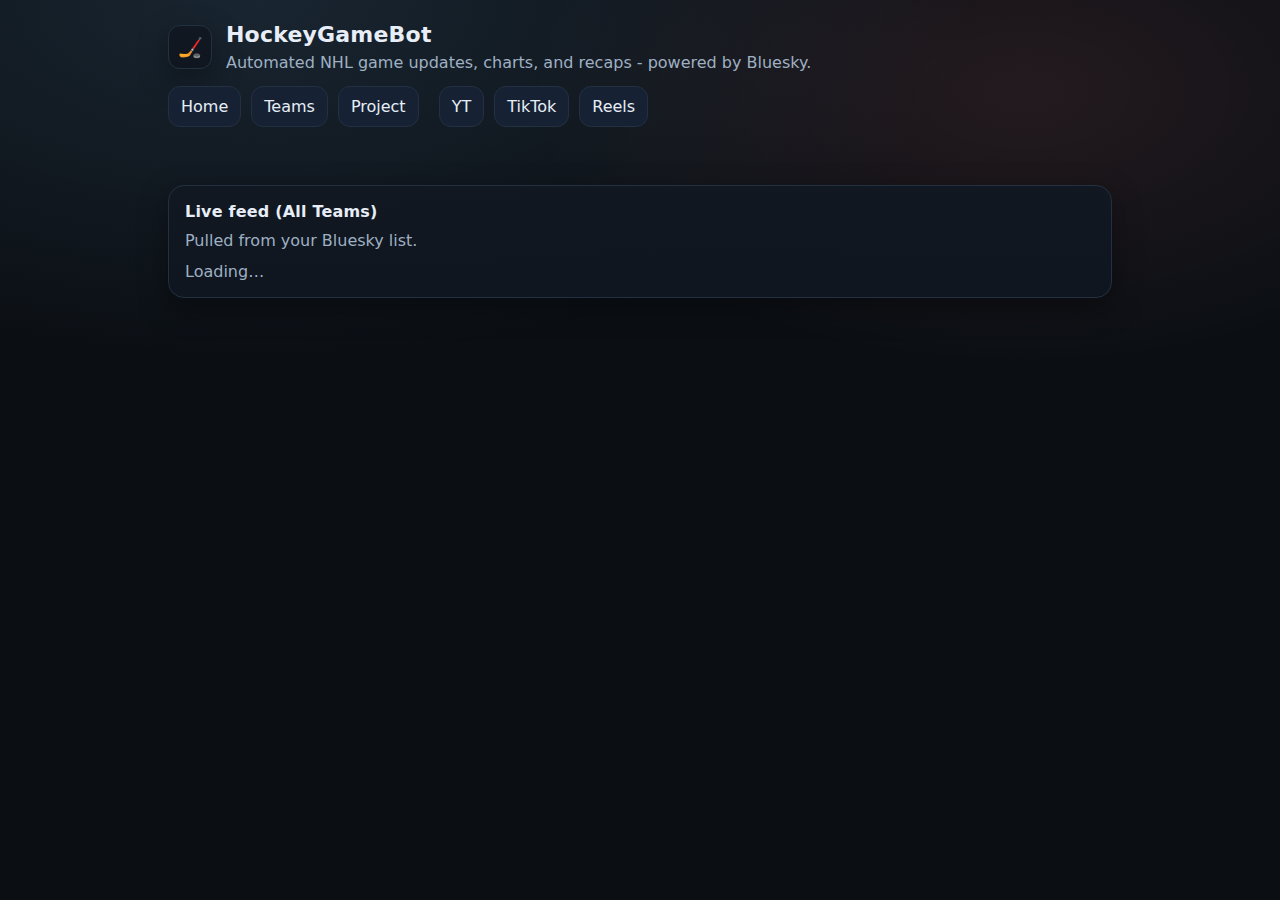
<file: index.html>
<!doctype html>
<html lang="en">

<head>
    <meta charset="utf-8" />
    <meta name="viewport" content="width=device-width,initial-scale=1" />
    <title>Hockey Game Bot</title>
    <link rel="stylesheet" href="/css/styles.css" />

    <meta property="og:title" content="Hockey Game Bot" />
    <meta property="og:description" content="Automated NHL game updates, charts, and recaps - powered by Bluesky." />
    <meta property="og:type" content="website" />
    <meta property="og:url" content="https://hockeygamebot.com/" />
    <meta name="twitter:card" content="summary" />
</head>

<body>
    <header class="wrap">
        <div class="brand">
            <div class="logo">🏒</div>
            <div>
                <h1>HockeyGameBot</h1>
                <p class="muted">Automated NHL game updates, charts, and recaps - powered by Bluesky.</p>
            </div>
        </div>

        <nav class="nav">
            <a class="btn" href="/">Home</a>
            <a class="btn" href="/teams/">Teams</a>
            <a class="btn" href="/project/">Project</a>

            <span class="nav-divider" aria-hidden="true"></span>

            <!-- Social links -->
            <a class="btn" href="https://youtube.com/@hockeygamebot" target="_blank" rel="noopener">YT</a>
            <a class="btn" href="https://tiktok.com/@hockeygamebot" target="_blank" rel="noopener">TikTok</a>
            <a class="btn" href="https://instagram.com/hockeygamebot" target="_blank" rel="noopener">Reels</a>
        </nav>
        </nav>
    </header>

    <main class="wrap">
        <section class="panel">
            <h2>Live feed (All Teams)</h2>
            <p class="muted">Pulled from your Bluesky list.</p>

            <div id="feed" class="feed" aria-live="polite"></div>
        </section>
    </main>

    <script type="module">
        import { renderListFeed } from "/js/bluesky-feed.js";

        const LIST_AT_URI =
            "at://did:plc:spnjkqc3evn3agz72hnsjxfg/app.bsky.graph.list/3m7zvts4nfm2z";

        renderListFeed({
            mountId: "feed",
            listAtUri: LIST_AT_URI,
            limit: 15,
        });
    </script>
</body>

</html>
</file>
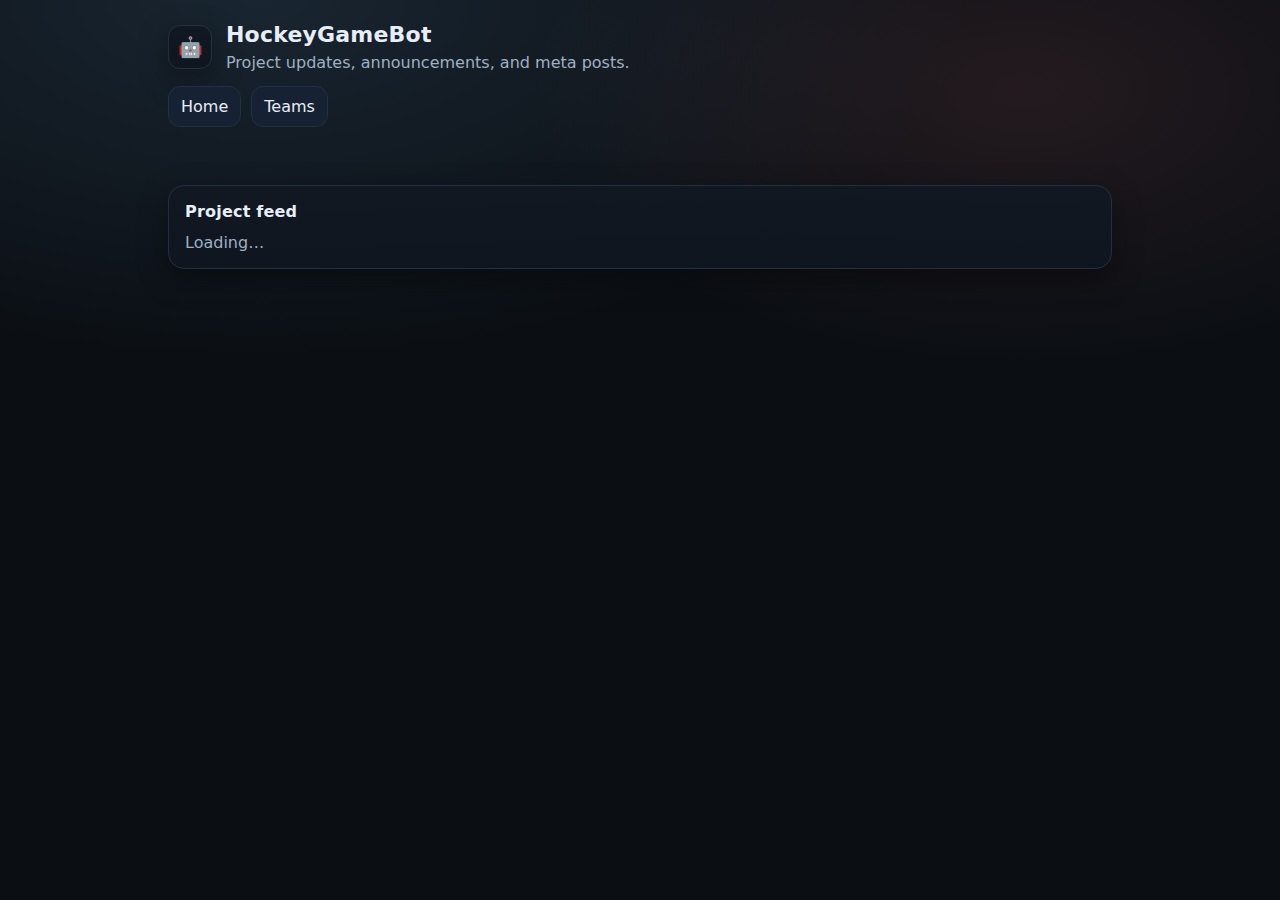
<file: project/index.html>
<!doctype html>
<html lang="en">

<head>
    <meta charset="utf-8" />
    <meta name="viewport" content="width=device-width,initial-scale=1" />
    <title>HockeyGameBot - Project</title>
    <link rel="stylesheet" href="/css/styles.css" />
</head>

<body>
    <header class="wrap">
        <div class="brand">
            <div class="logo">🤖</div>
            <div>
                <h1>HockeyGameBot</h1>
                <p class="muted">Project updates, announcements, and meta posts.</p>
            </div>
        </div>

        <nav class="nav">
            <a class="btn" href="/">Home</a>
            <a class="btn" href="/teams/">Teams</a>
        </nav>
    </header>

    <main class="wrap">
        <section class="panel">
            <h2>Project feed</h2>
            <div id="feed" class="feed" aria-live="polite"></div>
        </section>
    </main>

    <script type="module">
        import { renderAuthorFeed } from "/js/bluesky-feed.js";

        renderAuthorFeed({
            mountId: "feed",
            actor: "hockeygamebot.com",
            limit: 25,
        });
    </script>
</body>

</html>
</file>
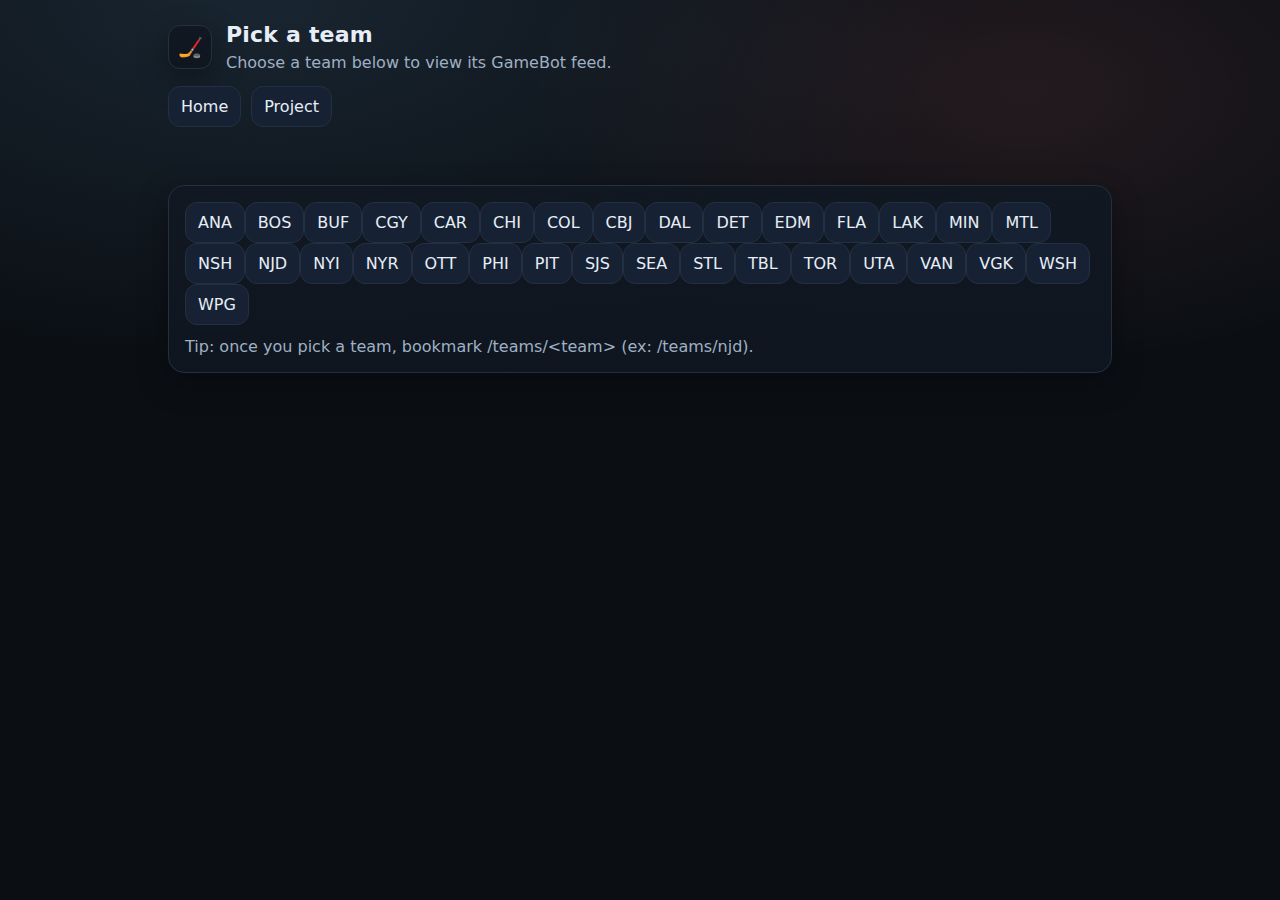
<file: teams/index.html>
<!doctype html>
<html lang="en">

<head>
    <meta charset="utf-8" />
    <meta name="viewport" content="width=device-width,initial-scale=1" />
    <title>Team - HockeyGameBot</title>
    <link rel="stylesheet" href="/css/styles.css" />
    <link rel="canonical" href="/teams/" />
</head>

<body>
    <header class="wrap">
        <div class="brand">
            <div class="logo">🏒</div>
            <div>
                <h1 id="title">Team Feed</h1>
                <p id="subtitle" class="muted"></p>
            </div>
        </div>

        <nav class="nav">
            <a class="btn" href="/">Home</a>
            <a class="btn" href="/project/">Project</a>
        </nav>
    </header>

    <main class="wrap">
        <section class="panel">
            <div class="team-grid" id="team-links"></div>
            <div id="feed" class="feed" aria-live="polite"></div>
        </section>
    </main>

    <script type="module">
        import { renderAuthorFeed } from "/js/bluesky-feed.js";
        import { TEAMS } from "/js/teams.js";

        const titleEl = document.getElementById("title");
        const subtitleEl = document.getElementById("subtitle");
        const linksEl = document.getElementById("team-links");
        const feedEl = document.getElementById("feed");

        // Build team nav
        for (const [key, t] of Object.entries(TEAMS)) {
            const a = document.createElement("a");
            a.className = "btn";
            a.href = `/teams/${encodeURIComponent(key)}`;
            a.textContent = key.toUpperCase();
            linksEl.appendChild(a);
        }

        // Determine team from pretty URL (via 404 router) or query param
        const requestedPath = sessionStorage.getItem("hgb_requested_path");
        if (requestedPath) sessionStorage.removeItem("hgb_requested_path");

        let teamKeyFromPath = null;
        if (requestedPath) {
            const parts = requestedPath.split("/").filter(Boolean); // ["teams","njd"]
            if (parts.length >= 2) teamKeyFromPath = parts[1];
        }

        const params = new URLSearchParams(window.location.search);
        const teamKey = (teamKeyFromPath || params.get("team") || "").toLowerCase();
        const team = teamKey ? TEAMS[teamKey] : null;

        // If no team selected, show picker message and DO NOT load a feed
        if (!teamKey) {
            titleEl.textContent = "Pick a team";
            subtitleEl.textContent = "Choose a team below to view its GameBot feed.";
            feedEl.innerHTML = `<div class="muted">Tip: once you pick a team, bookmark /teams/&lt;team&gt; (ex: /teams/njd).</div>`;
        } else if (!team) {
            titleEl.textContent = "Unknown team";
            subtitleEl.textContent = `Team "${teamKey}" not found.`;
            feedEl.innerHTML = `<div class="muted">Valid teams: ${Object.keys(TEAMS).join(", ")}</div>`;
        } else {
            titleEl.textContent = `${team.name} GameBot`;
            subtitleEl.textContent = `@${team.handle}`;

            renderAuthorFeed({
                mountId: "feed",
                actor: team.handle,
                limit: 25,
            });
        }
    </script>

</body>

</html>
</file>
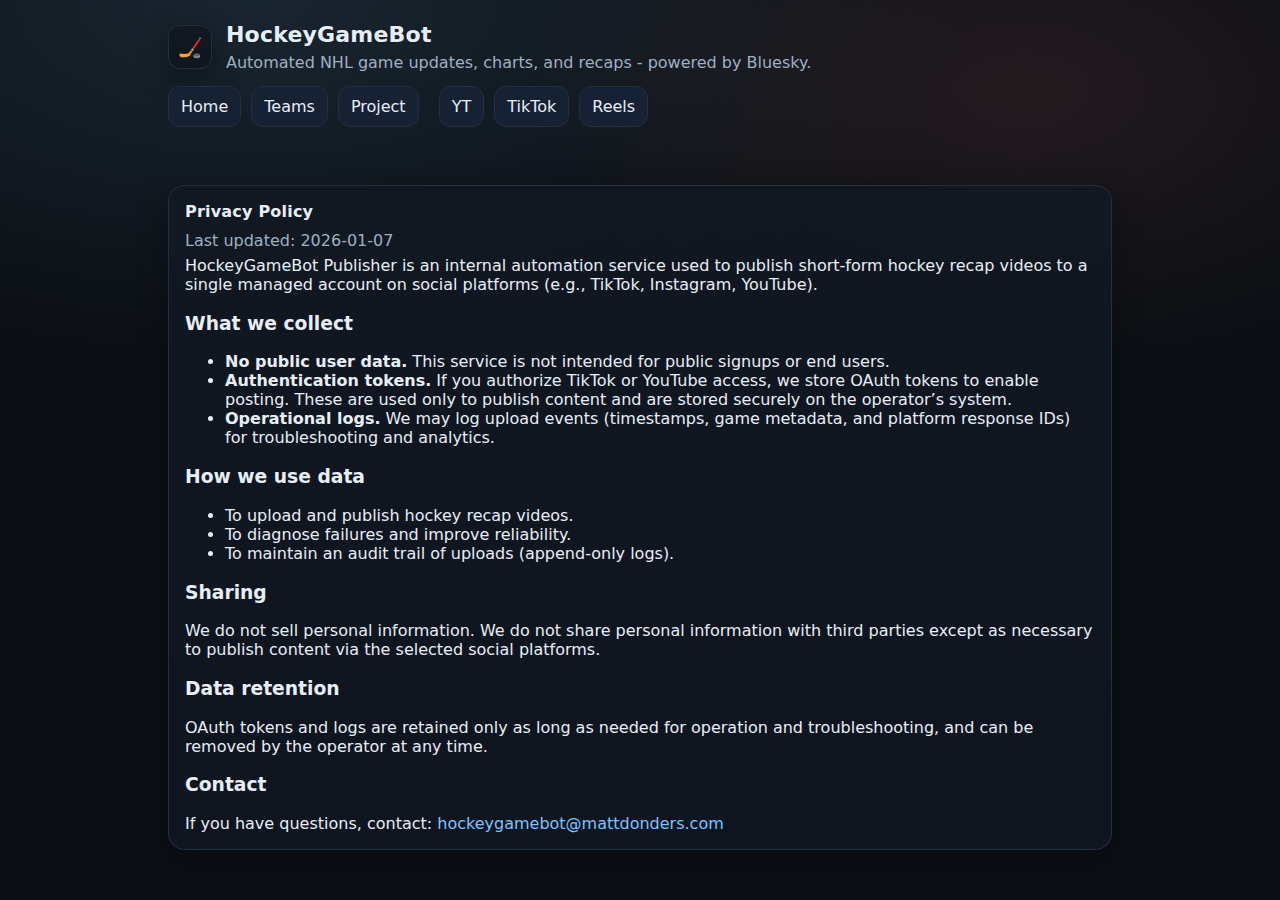
<file: privacy.html>
<!doctype html>
<html lang="en">

<head>
    <meta charset="utf-8" />
    <meta name="viewport" content="width=device-width,initial-scale=1" />
    <title>Privacy Policy • HockeyGameBot</title>
    <link rel="stylesheet" href="/css/styles.css" />

    <meta property="og:title" content="Privacy Policy • HockeyGameBot" />
    <meta property="og:description" content="Privacy policy for HockeyGameBot Publisher and related services." />
    <meta property="og:type" content="website" />
    <meta property="og:url" content="https://hockeygamebot.com/privacy.html" />
    <meta name="twitter:card" content="summary" />
</head>

<body>
    <header class="wrap">
        <div class="brand">
            <div class="logo">🏒</div>
            <div>
                <h1>HockeyGameBot</h1>
                <p class="muted">Automated NHL game updates, charts, and recaps - powered by Bluesky.</p>
            </div>
        </div>

        <nav class="nav">
            <a class="btn" href="/">Home</a>
            <a class="btn" href="/teams/">Teams</a>
            <a class="btn" href="/project/">Project</a>

            <span class="nav-divider" aria-hidden="true"></span>

            <!-- Social links -->
            <a class="btn" href="https://youtube.com/@hockeygamebot" target="_blank" rel="noopener">YT</a>
            <a class="btn" href="https://tiktok.com/@hockeygamebot" target="_blank" rel="noopener">TikTok</a>
            <a class="btn" href="https://instagram.com/hockeygamebot" target="_blank" rel="noopener">Reels</a>
        </nav>
    </header>

    <main class="wrap">
        <section class="panel">
            <h2>Privacy Policy</h2>
            <p class="muted">Last updated: 2026-01-07</p>

            <p>
                HockeyGameBot Publisher is an internal automation service used to publish short-form hockey recap videos
                to a single managed account on social platforms (e.g., TikTok, Instagram, YouTube).
            </p>

            <h3>What we collect</h3>
            <ul>
                <li><strong>No public user data.</strong> This service is not intended for public signups or end users.
                </li>
                <li>
                    <strong>Authentication tokens.</strong> If you authorize TikTok or YouTube access, we store OAuth
                    tokens
                    to enable posting. These are used only to publish content and are stored securely on the operator’s
                    system.
                </li>
                <li>
                    <strong>Operational logs.</strong> We may log upload events (timestamps, game metadata, and platform
                    response IDs)
                    for troubleshooting and analytics.
                </li>
            </ul>

            <h3>How we use data</h3>
            <ul>
                <li>To upload and publish hockey recap videos.</li>
                <li>To diagnose failures and improve reliability.</li>
                <li>To maintain an audit trail of uploads (append-only logs).</li>
            </ul>

            <h3>Sharing</h3>
            <p>
                We do not sell personal information. We do not share personal information with third parties except as
                necessary
                to publish content via the selected social platforms.
            </p>

            <h3>Data retention</h3>
            <p>
                OAuth tokens and logs are retained only as long as needed for operation and troubleshooting, and can be
                removed
                by the operator at any time.
            </p>

            <h3>Contact</h3>
            <p>
                If you have questions, contact: <a
                    href="mailto:hockeygamebot@mattdonders.com">hockeygamebot@mattdonders.com</a>
            </p>
        </section>
    </main>
</body>

</html>
</file>
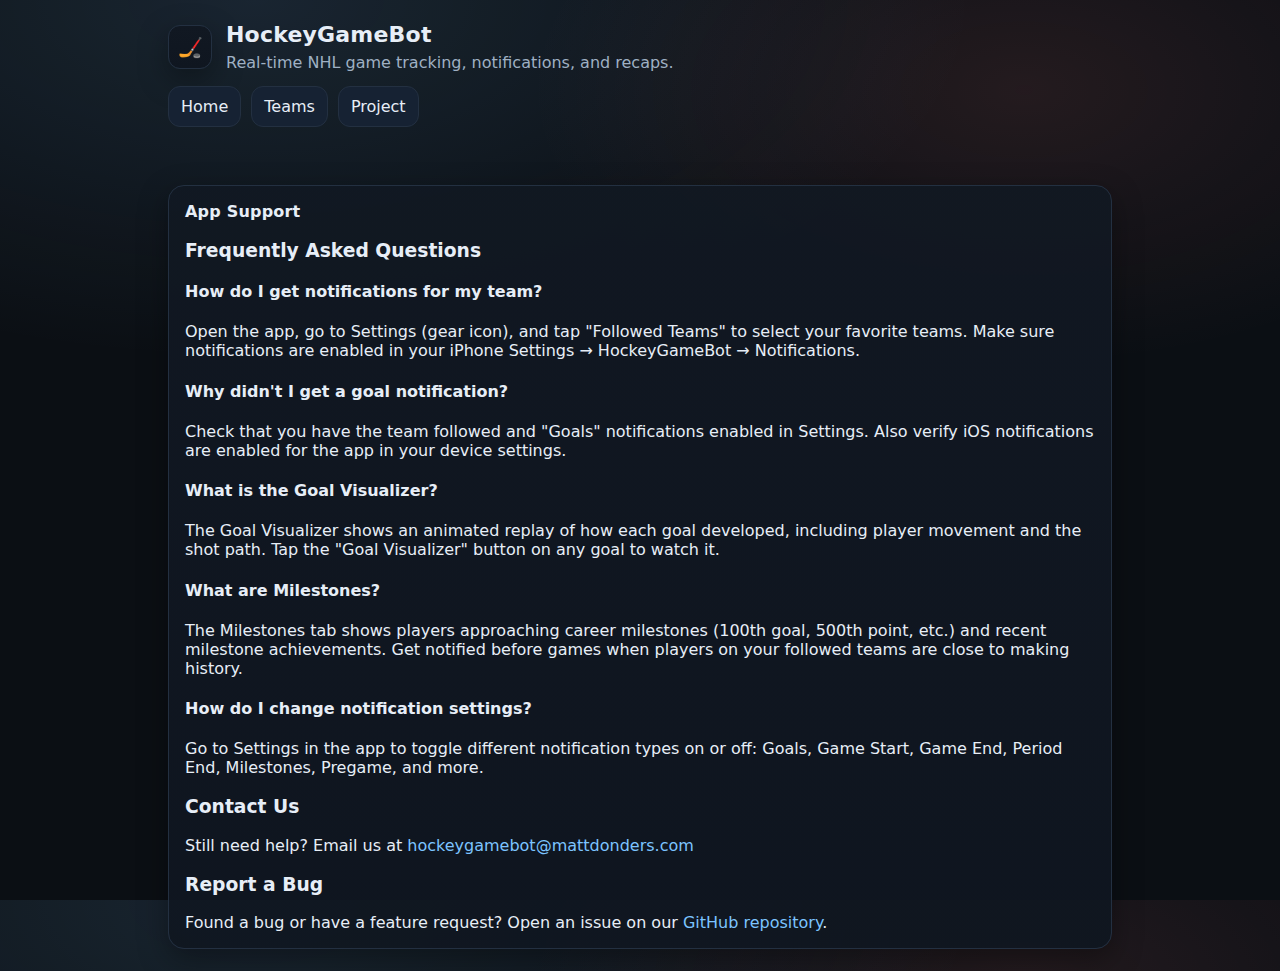
<file: support.html>
<!doctype html>
<html lang="en">

<head>
    <meta charset="utf-8" />
    <meta name="viewport" content="width=device-width,initial-scale=1" />
    <title>Support • HockeyGameBot</title>
    <link rel="stylesheet" href="/css/styles.css" />

    <meta property="og:title" content="Support • HockeyGameBot" />
    <meta property="og:description" content="Get help with the HockeyGameBot iOS app." />
    <meta property="og:type" content="website" />
    <meta property="og:url" content="https://hockeygamebot.com/support" />
    <meta name="twitter:card" content="summary" />
</head>

<body>
    <header class="wrap">
        <div class="brand">
            <div class="logo">🏒</div>
            <div>
                <h1>HockeyGameBot</h1>
                <p class="muted">Real-time NHL game tracking, notifications, and recaps.</p>
            </div>
        </div>

        <nav class="nav">
            <a class="btn" href="/">Home</a>
            <a class="btn" href="/teams/">Teams</a>
            <a class="btn" href="/project/">Project</a>
        </nav>
    </header>

    <main class="wrap">
        <section class="panel">
            <h2>App Support</h2>

            <h3>Frequently Asked Questions</h3>

            <h4>How do I get notifications for my team?</h4>
            <p>
                Open the app, go to Settings (gear icon), and tap "Followed Teams" to select your favorite teams.
                Make sure notifications are enabled in your iPhone Settings → HockeyGameBot → Notifications.
            </p>

            <h4>Why didn't I get a goal notification?</h4>
            <p>
                Check that you have the team followed and "Goals" notifications enabled in Settings.
                Also verify iOS notifications are enabled for the app in your device settings.
            </p>

            <h4>What is the Goal Visualizer?</h4>
            <p>
                The Goal Visualizer shows an animated replay of how each goal developed, including player
                movement and the shot path. Tap the "Goal Visualizer" button on any goal to watch it.
            </p>

            <h4>What are Milestones?</h4>
            <p>
                The Milestones tab shows players approaching career milestones (100th goal, 500th point, etc.)
                and recent milestone achievements. Get notified before games when players on your followed
                teams are close to making history.
            </p>

            <h4>How do I change notification settings?</h4>
            <p>
                Go to Settings in the app to toggle different notification types on or off:
                Goals, Game Start, Game End, Period End, Milestones, Pregame, and more.
            </p>

            <h3>Contact Us</h3>
            <p>
                Still need help? Email us at
                <a href="mailto:hockeygamebot@mattdonders.com">hockeygamebot@mattdonders.com</a>
            </p>

            <h3>Report a Bug</h3>
            <p>
                Found a bug or have a feature request? Open an issue on our
                <a href="https://github.com/mattdonders/hgb-ios/issues" target="_blank" rel="noopener">GitHub repository</a>.
            </p>
        </section>
    </main>
</body>

</html>
</file>
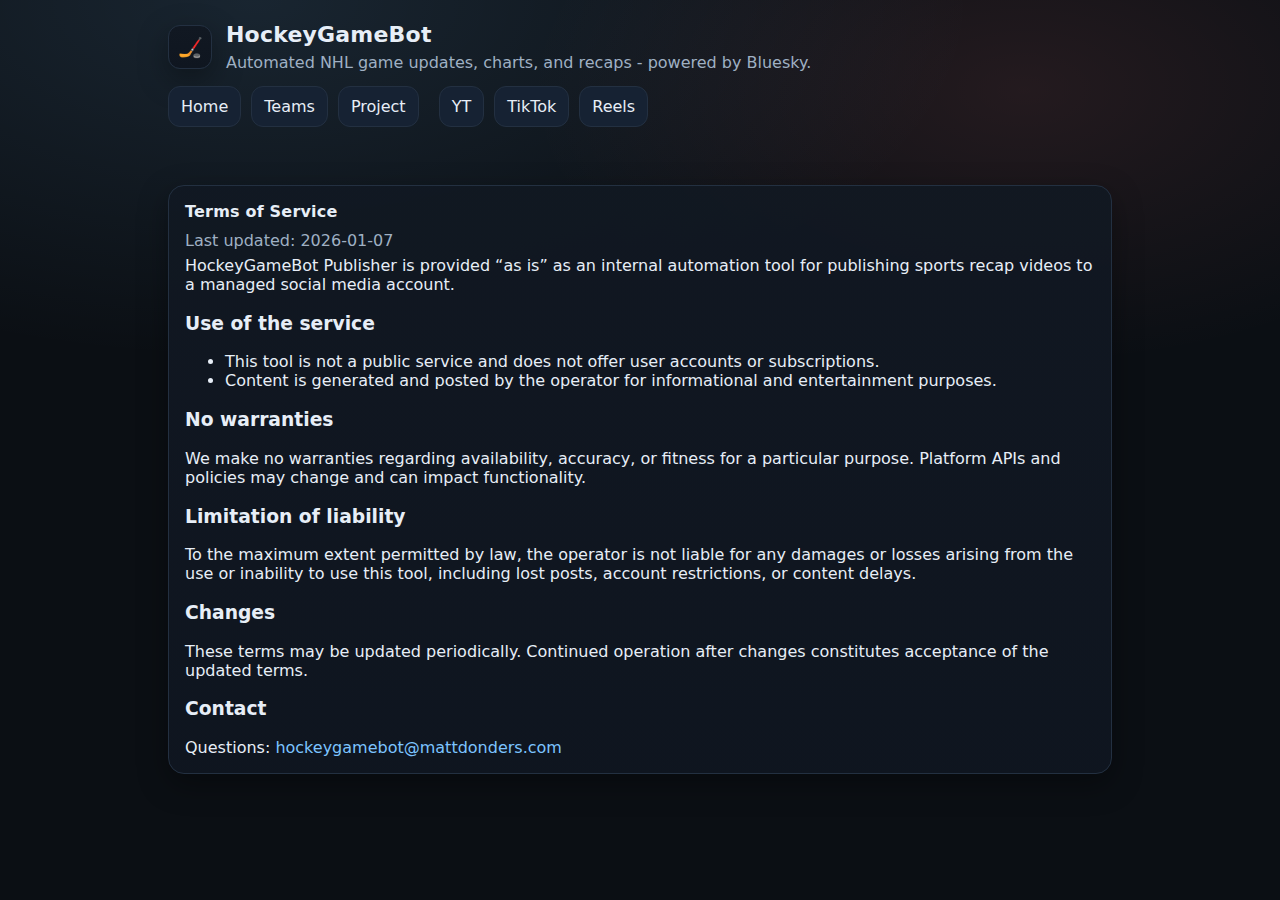
<file: terms.html>
<!doctype html>
<html lang="en">

<head>
    <meta charset="utf-8" />
    <meta name="viewport" content="width=device-width,initial-scale=1" />
    <title>Terms of Service • HockeyGameBot</title>
    <link rel="stylesheet" href="/css/styles.css" />

    <meta property="og:title" content="Terms of Service • HockeyGameBot" />
    <meta property="og:description" content="Terms of service for HockeyGameBot Publisher and related services." />
    <meta property="og:type" content="website" />
    <meta property="og:url" content="https://hockeygamebot.com/terms.html" />
    <meta name="twitter:card" content="summary" />
</head>

<body>
    <header class="wrap">
        <div class="brand">
            <div class="logo">🏒</div>
            <div>
                <h1>HockeyGameBot</h1>
                <p class="muted">Automated NHL game updates, charts, and recaps - powered by Bluesky.</p>
            </div>
        </div>

        <nav class="nav">
            <a class="btn" href="/">Home</a>
            <a class="btn" href="/teams/">Teams</a>
            <a class="btn" href="/project/">Project</a>

            <span class="nav-divider" aria-hidden="true"></span>

            <!-- Social links -->
            <a class="btn" href="https://youtube.com/@hockeygamebot" target="_blank" rel="noopener">YT</a>
            <a class="btn" href="https://tiktok.com/@hockeygamebot" target="_blank" rel="noopener">TikTok</a>
            <a class="btn" href="https://instagram.com/hockeygamebot" target="_blank" rel="noopener">Reels</a>
        </nav>
    </header>

    <main class="wrap">
        <section class="panel">
            <h2>Terms of Service</h2>
            <p class="muted">Last updated: 2026-01-07</p>

            <p>
                HockeyGameBot Publisher is provided “as is” as an internal automation tool for publishing
                sports recap videos to a managed social media account.
            </p>

            <h3>Use of the service</h3>
            <ul>
                <li>This tool is not a public service and does not offer user accounts or subscriptions.</li>
                <li>Content is generated and posted by the operator for informational and entertainment purposes.</li>
            </ul>

            <h3>No warranties</h3>
            <p>
                We make no warranties regarding availability, accuracy, or fitness for a particular purpose.
                Platform APIs and policies may change and can impact functionality.
            </p>

            <h3>Limitation of liability</h3>
            <p>
                To the maximum extent permitted by law, the operator is not liable for any damages or losses arising
                from
                the use or inability to use this tool, including lost posts, account restrictions, or content delays.
            </p>

            <h3>Changes</h3>
            <p>
                These terms may be updated periodically. Continued operation after changes constitutes acceptance of the
                updated terms.
            </p>

            <h3>Contact</h3>
            <p>
                Questions: <a href="mailto:hockeygamebot@mattdonders.com">hockeygamebot@mattdonders.com</a>
            </p>
        </section>
    </main>
</body>

</html>
</file>
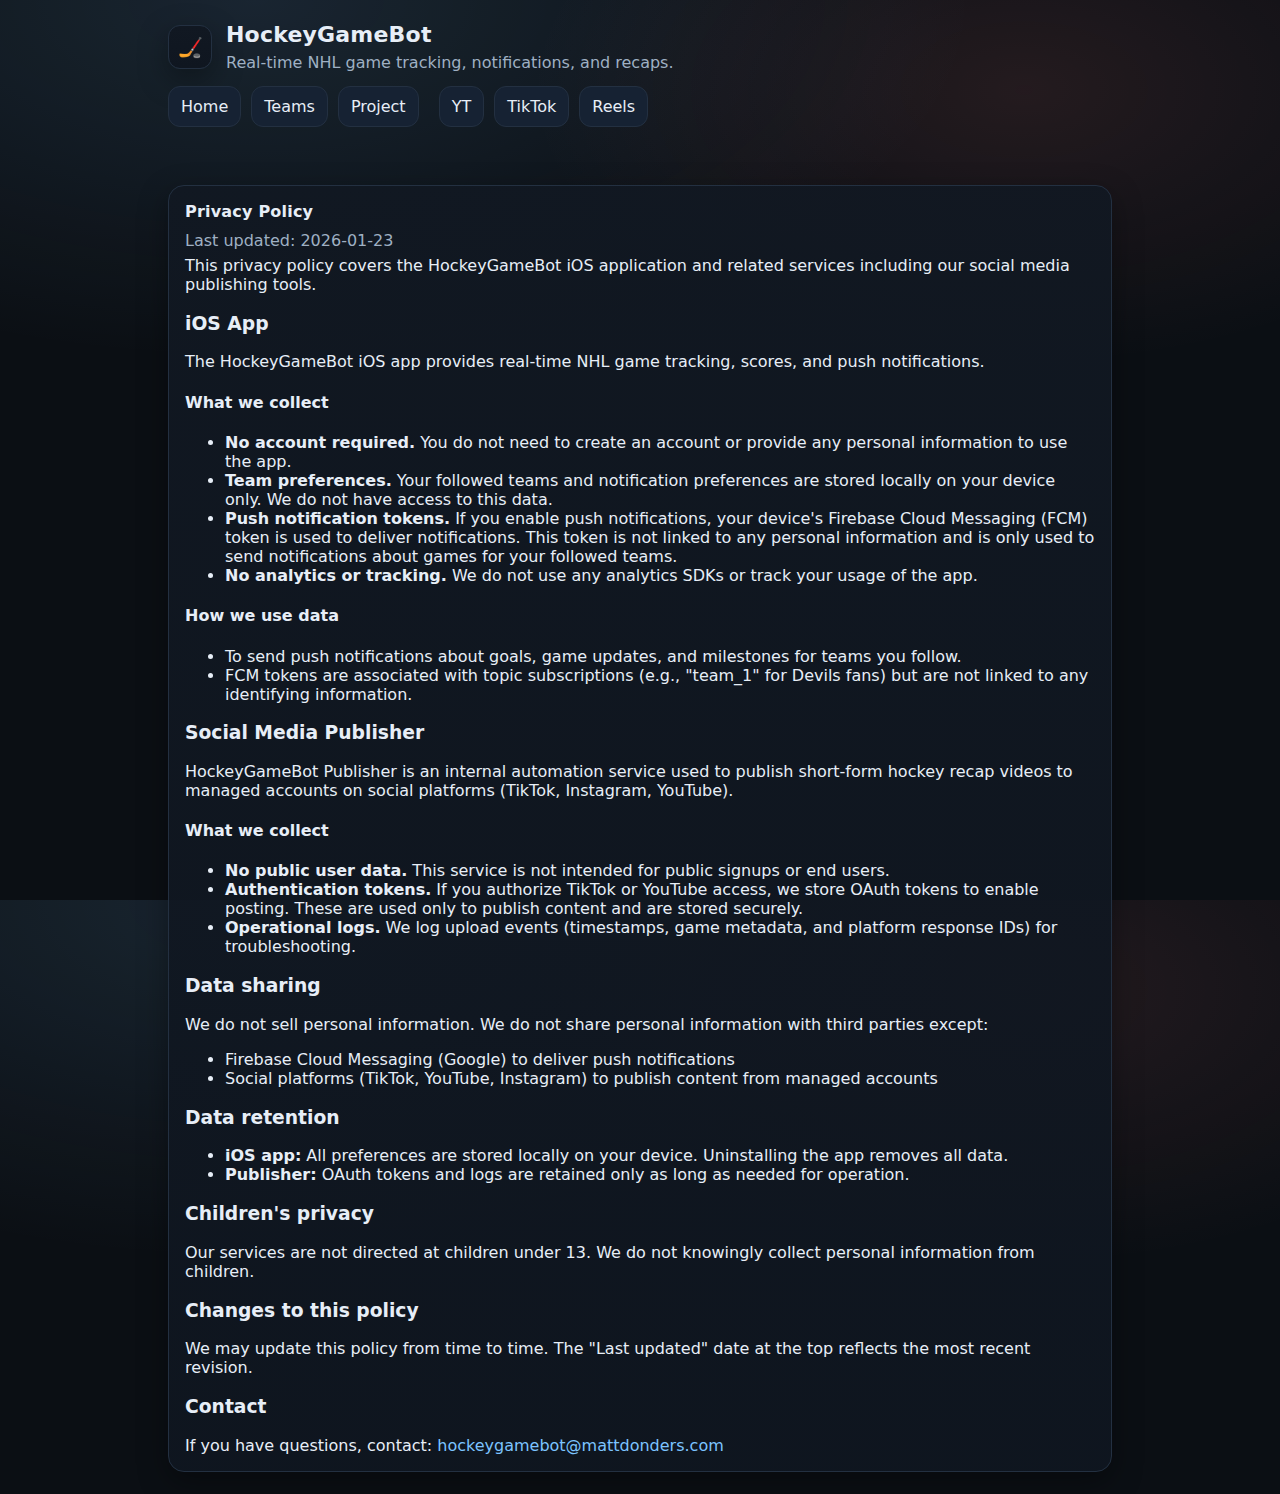
<file: _archive/privacy.html>
<!doctype html>
<html lang="en">

<head>
    <meta charset="utf-8" />
    <meta name="viewport" content="width=device-width,initial-scale=1" />
    <title>Privacy Policy • HockeyGameBot</title>
    <link rel="stylesheet" href="/css/styles.css" />

    <meta property="og:title" content="Privacy Policy • HockeyGameBot" />
    <meta property="og:description" content="Privacy policy for HockeyGameBot iOS app and related services." />
    <meta property="og:type" content="website" />
    <meta property="og:url" content="https://hockeygamebot.com/privacy.html" />
    <meta name="twitter:card" content="summary" />
</head>

<body>
    <header class="wrap">
        <div class="brand">
            <div class="logo">🏒</div>
            <div>
                <h1>HockeyGameBot</h1>
                <p class="muted">Real-time NHL game tracking, notifications, and recaps.</p>
            </div>
        </div>

        <nav class="nav">
            <a class="btn" href="/">Home</a>
            <a class="btn" href="/teams/">Teams</a>
            <a class="btn" href="/project/">Project</a>

            <span class="nav-divider" aria-hidden="true"></span>

            <!-- Social links -->
            <a class="btn" href="https://youtube.com/@hockeygamebot" target="_blank" rel="noopener">YT</a>
            <a class="btn" href="https://tiktok.com/@hockeygamebot" target="_blank" rel="noopener">TikTok</a>
            <a class="btn" href="https://instagram.com/hockeygamebot" target="_blank" rel="noopener">Reels</a>
        </nav>
    </header>

    <main class="wrap">
        <section class="panel">
            <h2>Privacy Policy</h2>
            <p class="muted">Last updated: 2026-01-23</p>

            <p>
                This privacy policy covers the HockeyGameBot iOS application and related services including
                our social media publishing tools.
            </p>

            <h3>iOS App</h3>
            <p>
                The HockeyGameBot iOS app provides real-time NHL game tracking, scores, and push notifications.
            </p>

            <h4>What we collect</h4>
            <ul>
                <li>
                    <strong>No account required.</strong> You do not need to create an account or provide any
                    personal information to use the app.
                </li>
                <li>
                    <strong>Team preferences.</strong> Your followed teams and notification preferences are stored
                    locally on your device only. We do not have access to this data.
                </li>
                <li>
                    <strong>Push notification tokens.</strong> If you enable push notifications, your device's
                    Firebase Cloud Messaging (FCM) token is used to deliver notifications. This token is not
                    linked to any personal information and is only used to send notifications about games
                    for your followed teams.
                </li>
                <li>
                    <strong>No analytics or tracking.</strong> We do not use any analytics SDKs or track your
                    usage of the app.
                </li>
            </ul>

            <h4>How we use data</h4>
            <ul>
                <li>To send push notifications about goals, game updates, and milestones for teams you follow.</li>
                <li>FCM tokens are associated with topic subscriptions (e.g., "team_1" for Devils fans) but are
                    not linked to any identifying information.</li>
            </ul>

            <h3>Social Media Publisher</h3>
            <p>
                HockeyGameBot Publisher is an internal automation service used to publish short-form hockey recap videos
                to managed accounts on social platforms (TikTok, Instagram, YouTube).
            </p>

            <h4>What we collect</h4>
            <ul>
                <li><strong>No public user data.</strong> This service is not intended for public signups or end users.
                </li>
                <li>
                    <strong>Authentication tokens.</strong> If you authorize TikTok or YouTube access, we store OAuth
                    tokens to enable posting. These are used only to publish content and are stored securely.
                </li>
                <li>
                    <strong>Operational logs.</strong> We log upload events (timestamps, game metadata, and platform
                    response IDs) for troubleshooting.
                </li>
            </ul>

            <h3>Data sharing</h3>
            <p>
                We do not sell personal information. We do not share personal information with third parties except:
            </p>
            <ul>
                <li>Firebase Cloud Messaging (Google) to deliver push notifications</li>
                <li>Social platforms (TikTok, YouTube, Instagram) to publish content from managed accounts</li>
            </ul>

            <h3>Data retention</h3>
            <ul>
                <li><strong>iOS app:</strong> All preferences are stored locally on your device. Uninstalling the app
                    removes all data.</li>
                <li><strong>Publisher:</strong> OAuth tokens and logs are retained only as long as needed for operation.
                </li>
            </ul>

            <h3>Children's privacy</h3>
            <p>
                Our services are not directed at children under 13. We do not knowingly collect personal information
                from children.
            </p>

            <h3>Changes to this policy</h3>
            <p>
                We may update this policy from time to time. The "Last updated" date at the top reflects the most
                recent revision.
            </p>

            <h3>Contact</h3>
            <p>
                If you have questions, contact: <a
                    href="mailto:hockeygamebot@mattdonders.com">hockeygamebot@mattdonders.com</a>
            </p>
        </section>
    </main>
</body>

</html>
</file>
<file: css/styles.css>
:root {
    --bg: #0b0f14;
    --panel: #111822;
    --panel2: #0f1620;
    --text: #e7eef7;
    --muted: #9fb0c3;
    --border: #233041;
    --link: #7cc4ff;
    --btn: #162233;
    --btnHover: #1b2a40;
    --shadow: 0 10px 30px rgba(0, 0, 0, .35);
}

* {
    box-sizing: border-box;
}

html,
body {
    height: 100%;
}

body {
    margin: 0;
    font-family: ui-sans-serif, system-ui, -apple-system, Segoe UI, Roboto, Helvetica, Arial;
    background: radial-gradient(1200px 600px at 20% 0%, rgba(124, 196, 255, .12), transparent 60%),
        radial-gradient(900px 500px at 80% 10%, rgba(255, 125, 125, .10), transparent 55%),
        var(--bg);
    color: var(--text);
}

a {
    color: var(--link);
    text-decoration: none;
}

a:hover {
    text-decoration: underline;
}

.wrap {
    max-width: 980px;
    margin: 0 auto;
    padding: 22px 18px;
}

.brand {
    display: flex;
    gap: 14px;
    align-items: center;
}

.logo {
    width: 44px;
    height: 44px;
    display: grid;
    place-items: center;
    border: 1px solid var(--border);
    border-radius: 12px;
    background: linear-gradient(180deg, var(--panel), var(--panel2));
    box-shadow: var(--shadow);
    font-size: 20px;
}

h1 {
    margin: 0 0 2px 0;
    font-size: 22px;
    letter-spacing: .2px;
}

h2 {
    margin: 0 0 10px 0;
    font-size: 16px;
    letter-spacing: .2px;
}

p {
    margin: 6px 0 0 0;
}

.muted {
    color: var(--muted);
}

.nav {
    margin-top: 14px;
    display: flex;
    gap: 10px;
    flex-wrap: wrap;
}

.btn {
    display: inline-flex;
    align-items: center;
    justify-content: center;
    padding: 10px 12px;
    border-radius: 12px;
    background: var(--btn);
    border: 1px solid var(--border);
    color: var(--text);
    text-decoration: none;
}

.btn:hover {
    background: var(--btnHover);
    text-decoration: none;
}

.panel {
    margin-top: 14px;
    padding: 16px;
    border-radius: 16px;
    border: 1px solid var(--border);
    background: linear-gradient(180deg, rgba(17, 24, 34, .92), rgba(15, 22, 32, .92));
    box-shadow: var(--shadow);
}

.feed {
    margin-top: 12px;
    display: grid;
    gap: 12px;
}

.card {
    border: 1px solid var(--border);
    border-radius: 14px;
    background: rgba(10, 14, 20, .55);
    padding: 12px 12px 10px 12px;
}

.card-head {
    display: flex;
    align-items: center;
    justify-content: space-between;
    gap: 12px;
}

.author {
    display: flex;
    flex-direction: column;
    gap: 2px;
    min-width: 0;
}

.author strong {
    font-size: 13px;
    white-space: nowrap;
    overflow: hidden;
    text-overflow: ellipsis;
}

.author span {
    font-size: 12px;
    color: var(--muted);
    white-space: nowrap;
    overflow: hidden;
    text-overflow: ellipsis;
}

.time {
    font-size: 12px;
    color: var(--muted);
    white-space: nowrap;
}

.text {
    margin-top: 10px;
    font-size: 14px;
    line-height: 1.35;
    white-space: pre-wrap;
}

.thumb {
    margin-top: 10px;
    width: 100%;
    border-radius: 12px;
    border: 1px solid var(--border);
}

.footer-note {
    margin-top: 12px;
    font-size: 12px;
}
</file>
